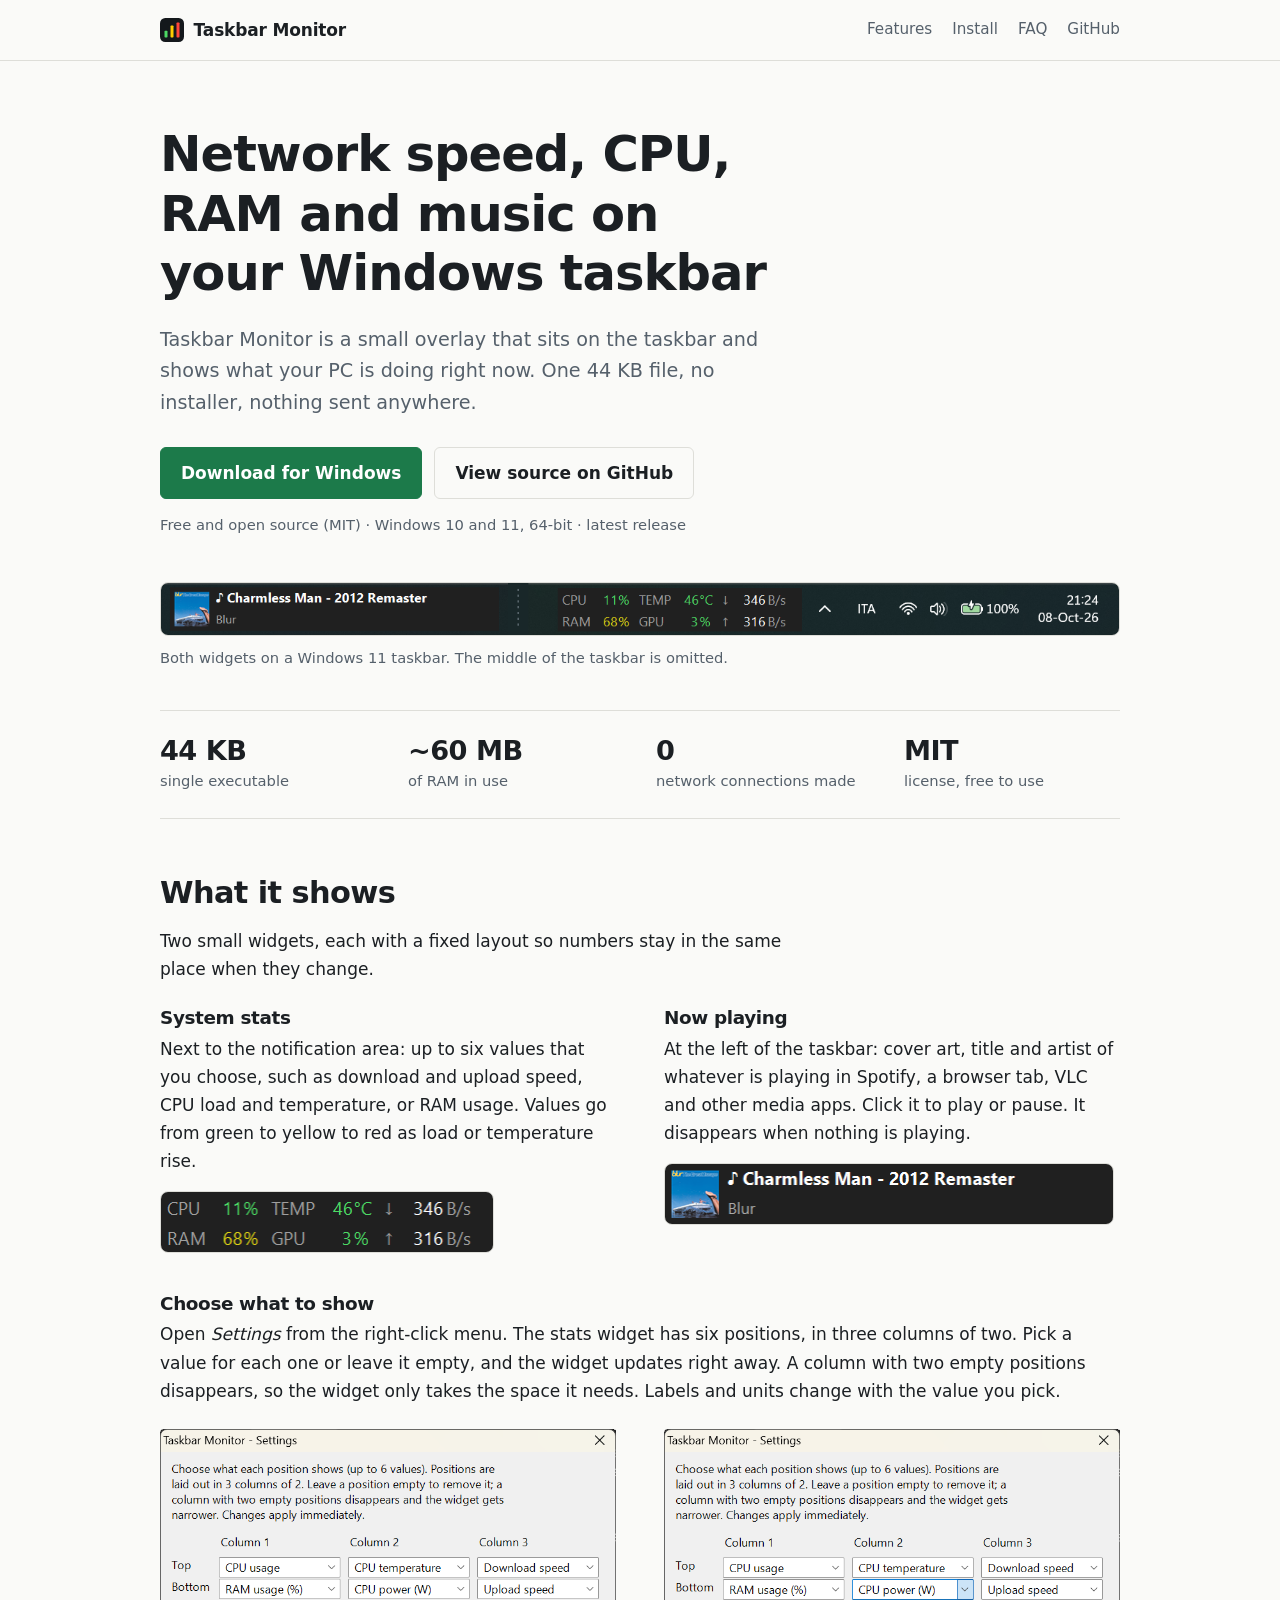
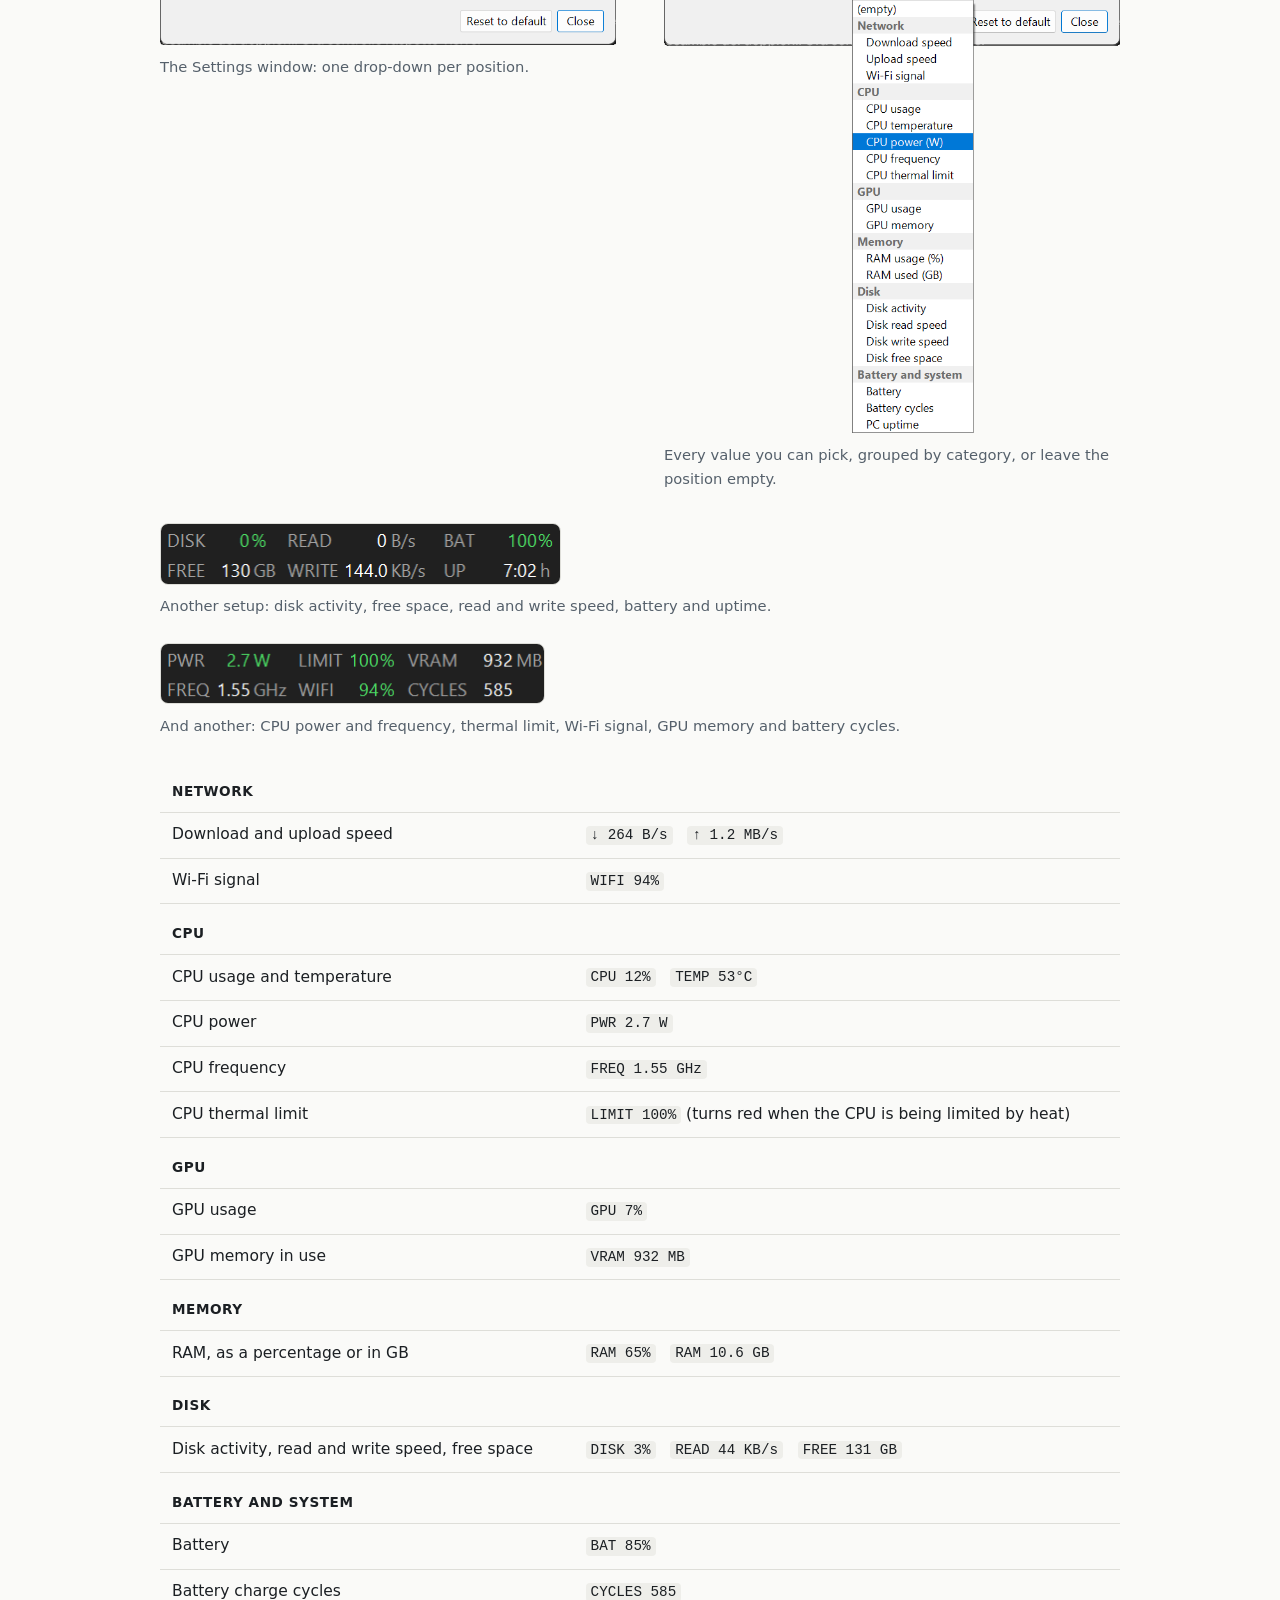
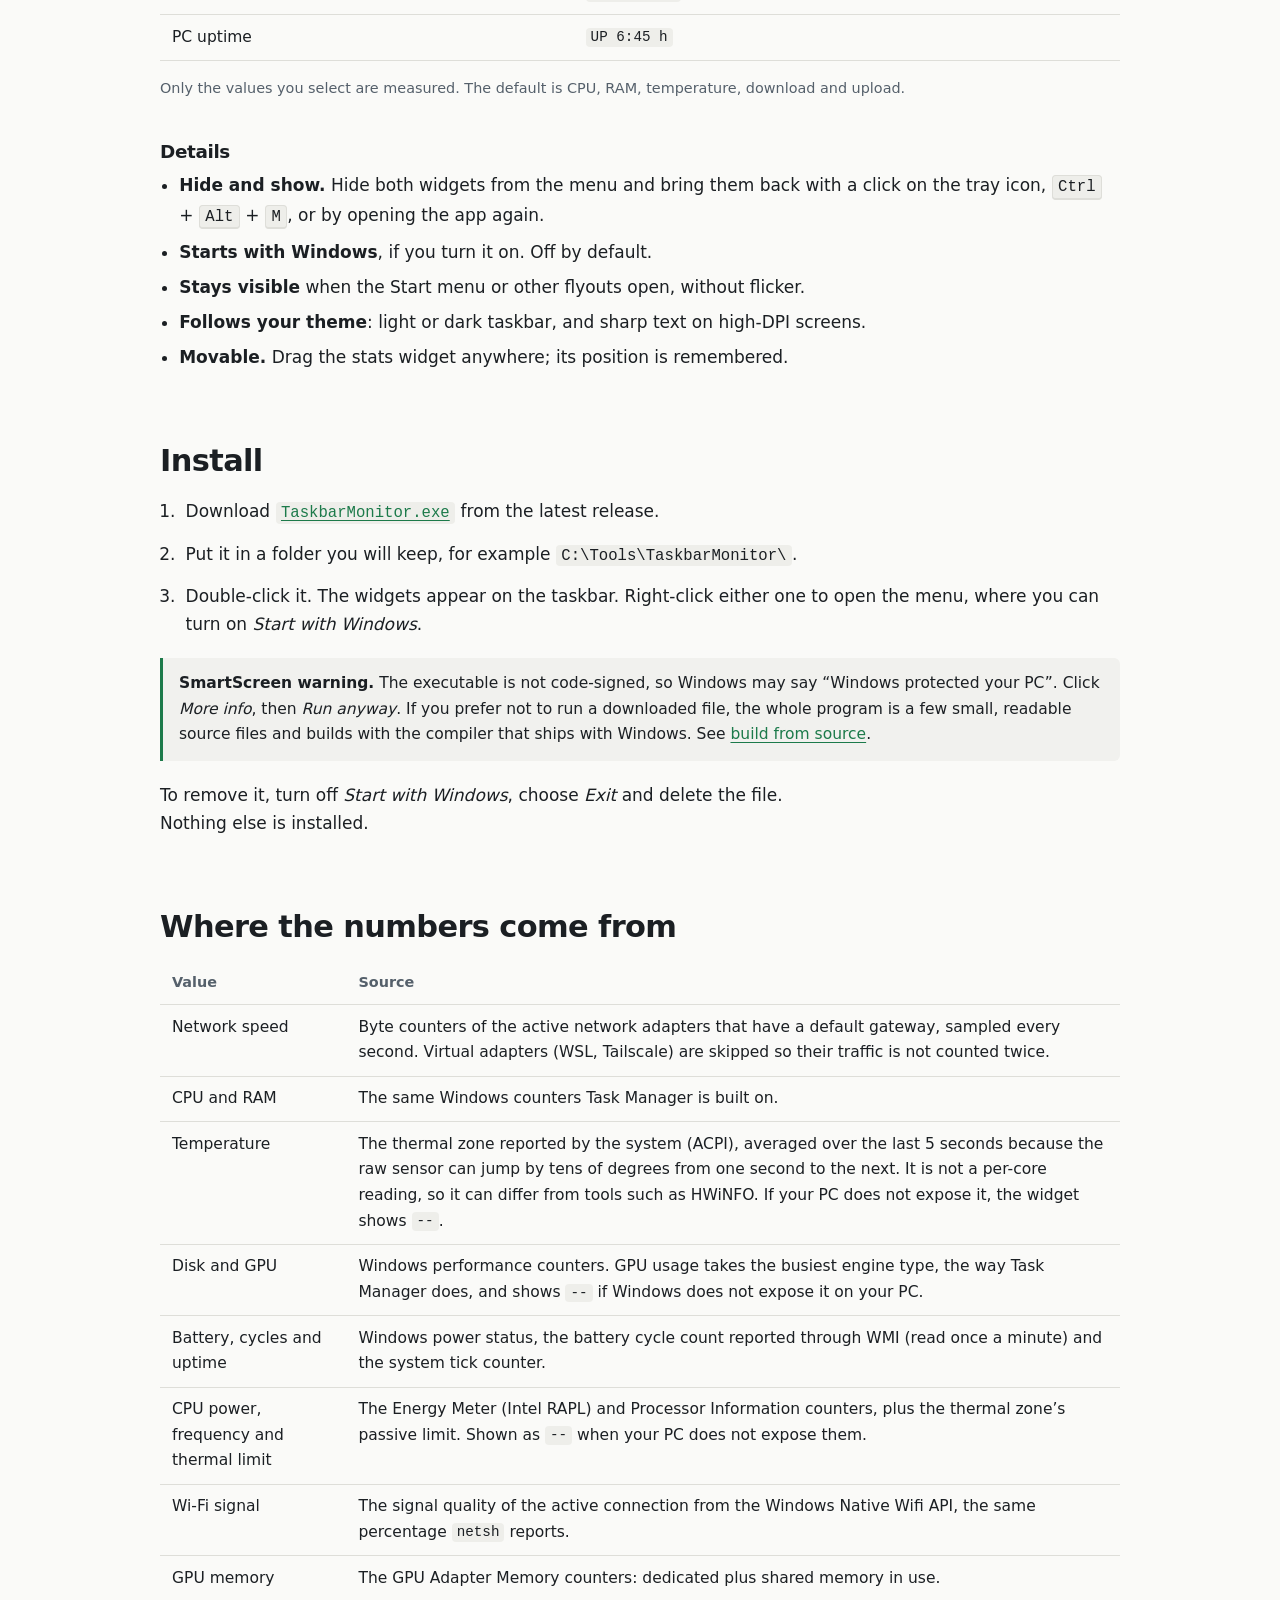
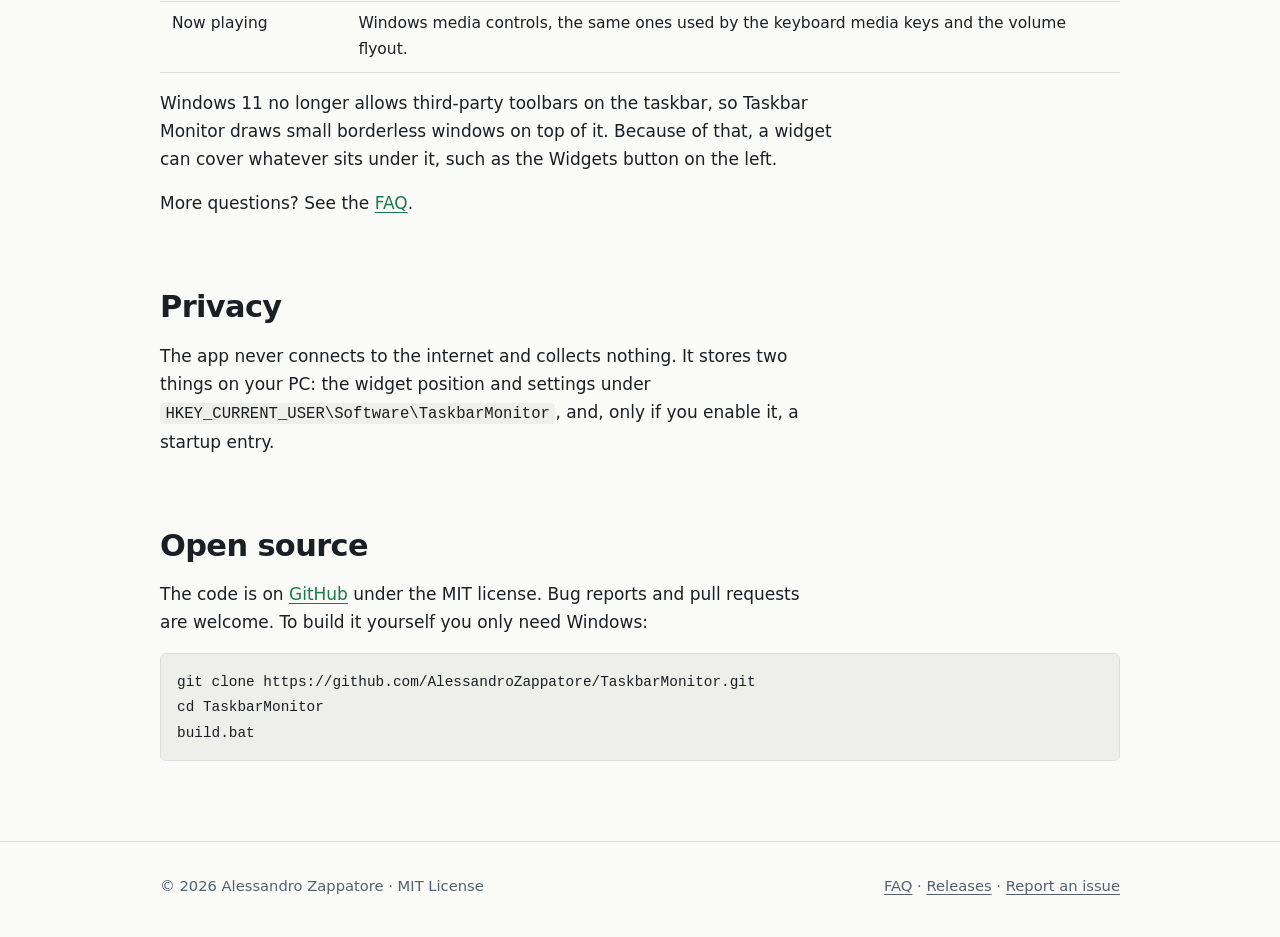
<file: docs/index.html>
<!doctype html>
<html lang="en">
<head>
  <meta charset="utf-8">
  <meta name="viewport" content="width=device-width, initial-scale=1">
  <title>Taskbar Monitor: network speed, CPU and RAM on your Windows taskbar</title>
  <meta name="description" content="Taskbar Monitor is a free, open-source Windows overlay that shows live download and upload speed, CPU, RAM, CPU temperature and the track you are playing, right on the taskbar. One 44 KB file, no installer.">
  <link rel="canonical" href="https://alessandrozappatore.github.io/TaskbarMonitor/">
  <meta name="theme-color" content="#14181c" media="(prefers-color-scheme: dark)">
  <meta name="theme-color" content="#fafaf8" media="(prefers-color-scheme: light)">
  <link rel="icon" href="favicon.svg" type="image/svg+xml">

  <meta property="og:type" content="website">
  <meta property="og:site_name" content="Taskbar Monitor">
  <meta property="og:title" content="Taskbar Monitor: network speed, CPU and RAM on your Windows taskbar">
  <meta property="og:description" content="Free, open-source overlay for the Windows taskbar. Live network speed, CPU, RAM, temperature and now playing. One 44 KB file, no installer, no telemetry.">
  <meta property="og:url" content="https://alessandrozappatore.github.io/TaskbarMonitor/">
  <meta property="og:image" content="https://alessandrozappatore.github.io/TaskbarMonitor/og-image.png">
  <meta property="og:image:width" content="1200">
  <meta property="og:image:height" content="630">
  <meta property="og:image:alt" content="A Windows taskbar showing the now-playing widget on the left and CPU, RAM, temperature and network speed next to the clock.">
  <meta name="twitter:card" content="summary_large_image">
  <meta name="twitter:title" content="Taskbar Monitor: network speed, CPU and RAM on your Windows taskbar">
  <meta name="twitter:description" content="Free, open-source overlay for the Windows taskbar. One 44 KB file, no installer, no telemetry.">
  <meta name="twitter:image" content="https://alessandrozappatore.github.io/TaskbarMonitor/og-image.png">

  <link rel="stylesheet" href="style.css">

  <script type="application/ld+json">
  {
    "@context": "https://schema.org",
    "@type": "SoftwareApplication",
    "name": "Taskbar Monitor",
    "applicationCategory": "UtilitiesApplication",
    "operatingSystem": "Windows 10, Windows 11",
    "description": "A lightweight Windows taskbar overlay that shows live network speed, CPU and RAM usage, CPU temperature and the currently playing track.",
    "url": "https://alessandrozappatore.github.io/TaskbarMonitor/",
    "downloadUrl": "https://github.com/AlessandroZappatore/TaskbarMonitor/releases/latest/download/TaskbarMonitor.exe",
    "codeRepository": "https://github.com/AlessandroZappatore/TaskbarMonitor",
    "license": "https://opensource.org/licenses/MIT",
    "isAccessibleForFree": true,
    "offers": { "@type": "Offer", "price": "0", "priceCurrency": "USD" },
    "image": "https://alessandrozappatore.github.io/TaskbarMonitor/og-image.png",
    "author": { "@type": "Person", "name": "Alessandro Zappatore", "url": "https://github.com/AlessandroZappatore" }
  }
  </script>
</head>
<body>
  <header class="site-header">
    <div class="wrap">
      <a class="brand" href="./"><img src="favicon.svg" alt="" width="24" height="24">Taskbar Monitor</a>
      <nav class="site-nav" aria-label="Main">
        <a href="#features">Features</a>
        <a href="#install">Install</a>
        <a href="faq/">FAQ</a>
        <a href="https://github.com/AlessandroZappatore/TaskbarMonitor">GitHub</a>
      </nav>
    </div>
  </header>

  <main>
    <div class="wrap hero">
      <h1>Network speed, CPU, RAM and music on your Windows taskbar</h1>
      <p class="lead">Taskbar Monitor is a small overlay that sits on the taskbar and shows what your PC is doing right now. One 44&nbsp;KB file, no installer, nothing sent anywhere.</p>
      <div class="actions">
        <a class="btn primary" id="download" href="https://github.com/AlessandroZappatore/TaskbarMonitor/releases/latest/download/TaskbarMonitor.exe">Download for Windows</a>
        <a class="btn" href="https://github.com/AlessandroZappatore/TaskbarMonitor">View source on GitHub</a>
      </div>
      <p class="meta">Free and open source (MIT) &middot; Windows 10 and 11, 64-bit &middot; <span id="version">latest release</span></p>

      <figure class="shot">
        <img src="taskbar.png" width="1309" height="72" alt="A Windows 11 taskbar. On the left, a widget with the cover, title and artist of the playing song. Next to the clock, the stats widget shows CPU 11%, temperature 46 degrees, RAM 68%, GPU 3%, download 346 B/s and upload 316 B/s.">
        <figcaption>Both widgets on a Windows 11 taskbar. The middle of the taskbar is omitted.</figcaption>
      </figure>
    </div>

    <div class="wrap">
      <dl class="facts" aria-label="Key facts">
        <div><dt>44 KB</dt><dd>single executable</dd></div>
        <div><dt>~60 MB</dt><dd>of RAM in use</dd></div>
        <div><dt>0</dt><dd>network connections made</dd></div>
        <div><dt>MIT</dt><dd>license, free to use</dd></div>
      </dl>
    </div>

    <section id="features">
      <div class="wrap">
        <h2>What it shows</h2>
        <p>Two small widgets, each with a fixed layout so numbers stay in the same place when they change.</p>
        <div class="two">
          <div>
            <h3>System stats</h3>
            <p>Next to the notification area: up to six values that you choose, such as download and upload speed, CPU load and temperature, or RAM usage. Values go from green to yellow to red as load or temperature rise.</p>
            <figure class="shot">
              <img src="screenshot-stats.png" width="334" height="60" alt="Widget showing CPU 11%, temperature 46 degrees, RAM 68%, GPU 3%, download 346 B/s and upload 316 B/s." loading="lazy">
            </figure>
          </div>
          <div>
            <h3>Now playing</h3>
            <p>At the left of the taskbar: cover art, title and artist of whatever is playing in Spotify, a browser tab, VLC and other media apps. Click it to play or pause. It disappears when nothing is playing.</p>
            <figure class="shot">
              <img src="screenshot-media.png" width="450" height="60" alt="Widget showing the cover, title and artist of the current song." loading="lazy">
            </figure>
          </div>
        </div>

        <h3 id="choose" style="margin-top:2.5rem">Choose what to show</h3>
        <p>Open <em>Settings</em> from the right-click menu. The stats widget has six positions, in three columns of two. Pick a value for each one or leave it empty, and the widget updates right away. A column with two empty positions disappears, so the widget only takes the space it needs. Labels and units change with the value you pick.</p>
        <div class="two">
          <figure class="shot bare">
            <img src="screenshot-settings.png" width="713" height="339" alt="The Settings window with six drop-down lists arranged in three columns of two: CPU usage, RAM usage, CPU temperature, GPU usage, download speed and upload speed." loading="lazy">
            <figcaption>The Settings window: one drop-down per position.</figcaption>
          </figure>
          <figure class="shot bare">
            <img src="screenshot-settings-options.png" width="713" height="945" alt="A drop-down list open in the Settings window, grouped by category: Network (download speed, upload speed, Wi-Fi signal), CPU (usage, temperature, power, frequency, thermal limit), GPU (usage, memory), Memory (RAM usage, RAM used), Disk (activity, read speed, write speed, free space) and Battery and system (battery, battery cycles, PC uptime)." loading="lazy">
            <figcaption>Every value you can pick, grouped by category, or leave the position empty.</figcaption>
          </figure>
        </div>
        <figure class="shot" style="margin:2rem 0 1.5rem">
          <img src="screenshot-stats-disk.png" width="401" height="60" alt="Widget showing disk activity 0%, free space 130 GB, read speed 0 B/s, write speed 144 KB/s, battery 100% and uptime 7 hours 2 minutes." loading="lazy">
          <figcaption>Another setup: disk activity, free space, read and write speed, battery and uptime.</figcaption>
        </figure>
        <figure class="shot" style="margin:0 0 1.5rem">
          <img src="screenshot-stats-power.png" width="385" height="60" alt="Widget showing CPU power 2.7 W, frequency 1.55 GHz, thermal limit 100%, Wi-Fi signal 94%, GPU memory 932 MB and 585 battery cycles." loading="lazy">
          <figcaption>And another: CPU power and frequency, thermal limit, Wi-Fi signal, GPU memory and battery cycles.</figcaption>
        </figure>
        <table>
          <tbody>
            <tr><th scope="rowgroup" colspan="2">Network</th></tr>
            <tr><td>Download and upload speed</td><td><code>&darr; 264 B/s</code> &nbsp; <code>&uarr; 1.2 MB/s</code></td></tr>
            <tr><td>Wi-Fi signal</td><td><code>WIFI 94%</code></td></tr>
            <tr><th scope="rowgroup" colspan="2">CPU</th></tr>
            <tr><td>CPU usage and temperature</td><td><code>CPU 12%</code> &nbsp; <code>TEMP 53&deg;C</code></td></tr>
            <tr><td>CPU power</td><td><code>PWR 2.7 W</code></td></tr>
            <tr><td>CPU frequency</td><td><code>FREQ 1.55 GHz</code></td></tr>
            <tr><td>CPU thermal limit</td><td><code>LIMIT 100%</code> (turns red when the CPU is being limited by heat)</td></tr>
            <tr><th scope="rowgroup" colspan="2">GPU</th></tr>
            <tr><td>GPU usage</td><td><code>GPU 7%</code></td></tr>
            <tr><td>GPU memory in use</td><td><code>VRAM 932 MB</code></td></tr>
            <tr><th scope="rowgroup" colspan="2">Memory</th></tr>
            <tr><td>RAM, as a percentage or in GB</td><td><code>RAM 65%</code> &nbsp; <code>RAM 10.6 GB</code></td></tr>
            <tr><th scope="rowgroup" colspan="2">Disk</th></tr>
            <tr><td>Disk activity, read and write speed, free space</td><td><code>DISK 3%</code> &nbsp; <code>READ 44 KB/s</code> &nbsp; <code>FREE 131 GB</code></td></tr>
            <tr><th scope="rowgroup" colspan="2">Battery and system</th></tr>
            <tr><td>Battery</td><td><code>BAT 85%</code></td></tr>
            <tr><td>Battery charge cycles</td><td><code>CYCLES 585</code></td></tr>
            <tr><td>PC uptime</td><td><code>UP 6:45 h</code></td></tr>
          </tbody>
        </table>
        <p class="small muted">Only the values you select are measured. The default is CPU, RAM, temperature, download and upload.</p>

        <h3 style="margin-top:2.5rem">Details</h3>
        <ul class="plain">
          <li><strong>Hide and show.</strong> Hide both widgets from the menu and bring them back with a click on the tray icon, <kbd>Ctrl</kbd> + <kbd>Alt</kbd> + <kbd>M</kbd>, or by opening the app again.</li>
          <li><strong>Starts with Windows</strong>, if you turn it on. Off by default.</li>
          <li><strong>Stays visible</strong> when the Start menu or other flyouts open, without flicker.</li>
          <li><strong>Follows your theme</strong>: light or dark taskbar, and sharp text on high-DPI screens.</li>
          <li><strong>Movable.</strong> Drag the stats widget anywhere; its position is remembered.</li>
        </ul>
      </div>
    </section>

    <section id="install">
      <div class="wrap">
        <h2>Install</h2>
        <ol class="steps">
          <li>Download <a href="https://github.com/AlessandroZappatore/TaskbarMonitor/releases/latest/download/TaskbarMonitor.exe"><code>TaskbarMonitor.exe</code></a> from the latest release.</li>
          <li>Put it in a folder you will keep, for example <code>C:\Tools\TaskbarMonitor\</code>.</li>
          <li>Double-click it. The widgets appear on the taskbar. Right-click either one to open the menu, where you can turn on <em>Start with Windows</em>.</li>
        </ol>
        <div class="note">
          <p><strong>SmartScreen warning.</strong> The executable is not code-signed, so Windows may say &ldquo;Windows protected your PC&rdquo;. Click <em>More info</em>, then <em>Run anyway</em>. If you prefer not to run a downloaded file, the whole program is a few small, readable source files and builds with the compiler that ships with Windows. See <a href="#source">build from source</a>.</p>
        </div>
        <p>To remove it, turn off <em>Start with Windows</em>, choose <em>Exit</em> and delete the file. Nothing else is installed.</p>
      </div>
    </section>

    <section id="how">
      <div class="wrap">
        <h2>Where the numbers come from</h2>
        <table>
          <thead><tr><th scope="col">Value</th><th scope="col">Source</th></tr></thead>
          <tbody>
            <tr><td>Network speed</td><td>Byte counters of the active network adapters that have a default gateway, sampled every second. Virtual adapters (WSL, Tailscale) are skipped so their traffic is not counted twice.</td></tr>
            <tr><td>CPU and RAM</td><td>The same Windows counters Task Manager is built on.</td></tr>
            <tr><td>Temperature</td><td>The thermal zone reported by the system (ACPI), averaged over the last 5 seconds because the raw sensor can jump by tens of degrees from one second to the next. It is not a per-core reading, so it can differ from tools such as HWiNFO. If your PC does not expose it, the widget shows <code>--</code>.</td></tr>
            <tr><td>Disk and GPU</td><td>Windows performance counters. GPU usage takes the busiest engine type, the way Task Manager does, and shows <code>--</code> if Windows does not expose it on your PC.</td></tr>
            <tr><td>Battery, cycles and uptime</td><td>Windows power status, the battery cycle count reported through WMI (read once a minute) and the system tick counter.</td></tr>
            <tr><td>CPU power, frequency and thermal limit</td><td>The Energy Meter (Intel RAPL) and Processor Information counters, plus the thermal zone&rsquo;s passive limit. Shown as <code>--</code> when your PC does not expose them.</td></tr>
            <tr><td>Wi-Fi signal</td><td>The signal quality of the active connection from the Windows Native Wifi API, the same percentage <code>netsh</code> reports.</td></tr>
            <tr><td>GPU memory</td><td>The GPU Adapter Memory counters: dedicated plus shared memory in use.</td></tr>
            <tr><td>Now playing</td><td>Windows media controls, the same ones used by the keyboard media keys and the volume flyout.</td></tr>
          </tbody>
        </table>
        <p>Windows 11 no longer allows third-party toolbars on the taskbar, so Taskbar Monitor draws small borderless windows on top of it. Because of that, a widget can cover whatever sits under it, such as the Widgets button on the left.</p>
        <p>More questions? See the <a href="faq/">FAQ</a>.</p>
      </div>
    </section>

    <section id="privacy">
      <div class="wrap">
        <h2>Privacy</h2>
        <p>The app never connects to the internet and collects nothing. It stores two things on your PC: the widget position and settings under <code>HKEY_CURRENT_USER\Software\TaskbarMonitor</code>, and, only if you enable it, a startup entry.</p>
      </div>
    </section>

    <section id="source">
      <div class="wrap">
        <h2>Open source</h2>
        <p>The code is on <a href="https://github.com/AlessandroZappatore/TaskbarMonitor">GitHub</a> under the MIT license. Bug reports and pull requests are welcome. To build it yourself you only need Windows:</p>
<pre><code>git clone https://github.com/AlessandroZappatore/TaskbarMonitor.git
cd TaskbarMonitor
build.bat</code></pre>
      </div>
    </section>
  </main>

  <footer class="site-footer">
    <div class="wrap">
      <span>&copy; 2026 Alessandro Zappatore &middot; MIT License</span>
      <span><a href="faq/">FAQ</a> &middot; <a href="https://github.com/AlessandroZappatore/TaskbarMonitor/releases">Releases</a> &middot; <a href="https://github.com/AlessandroZappatore/TaskbarMonitor/issues">Report an issue</a></span>
    </div>
  </footer>

  <script>
    // Shows the current version number next to the download button. The page works without it.
    fetch("https://api.github.com/repos/AlessandroZappatore/TaskbarMonitor/releases/latest")
      .then(function (r) { return r.ok ? r.json() : null; })
      .then(function (j) { if (j && j.tag_name) document.getElementById("version").textContent = "version " + j.tag_name.replace(/^v/, ""); })
      .catch(function () {});
  </script>
  <script>
    // Se la pagina e' aperta come file dal disco (file://), i link a cartelle come "faq/" non aprono index.html.
    // In quel caso aggiunge index.html ai link relativi. Sul sito pubblicato non fa nulla.
    if (location.protocol === "file:") {
      document.querySelectorAll("a[href]").forEach(function (a) {
        var h = a.getAttribute("href");
        if (/^[a-z][a-z0-9+.-]*:|^\/\/|^#/i.test(h)) return;
        var i = h.indexOf("#"), path = i < 0 ? h : h.slice(0, i), hash = i < 0 ? "" : h.slice(i);
        if (path === "" || /\/$/.test(path)) a.setAttribute("href", path + "index.html" + hash);
      });
    }
  </script>
</body>
</html>
</file>
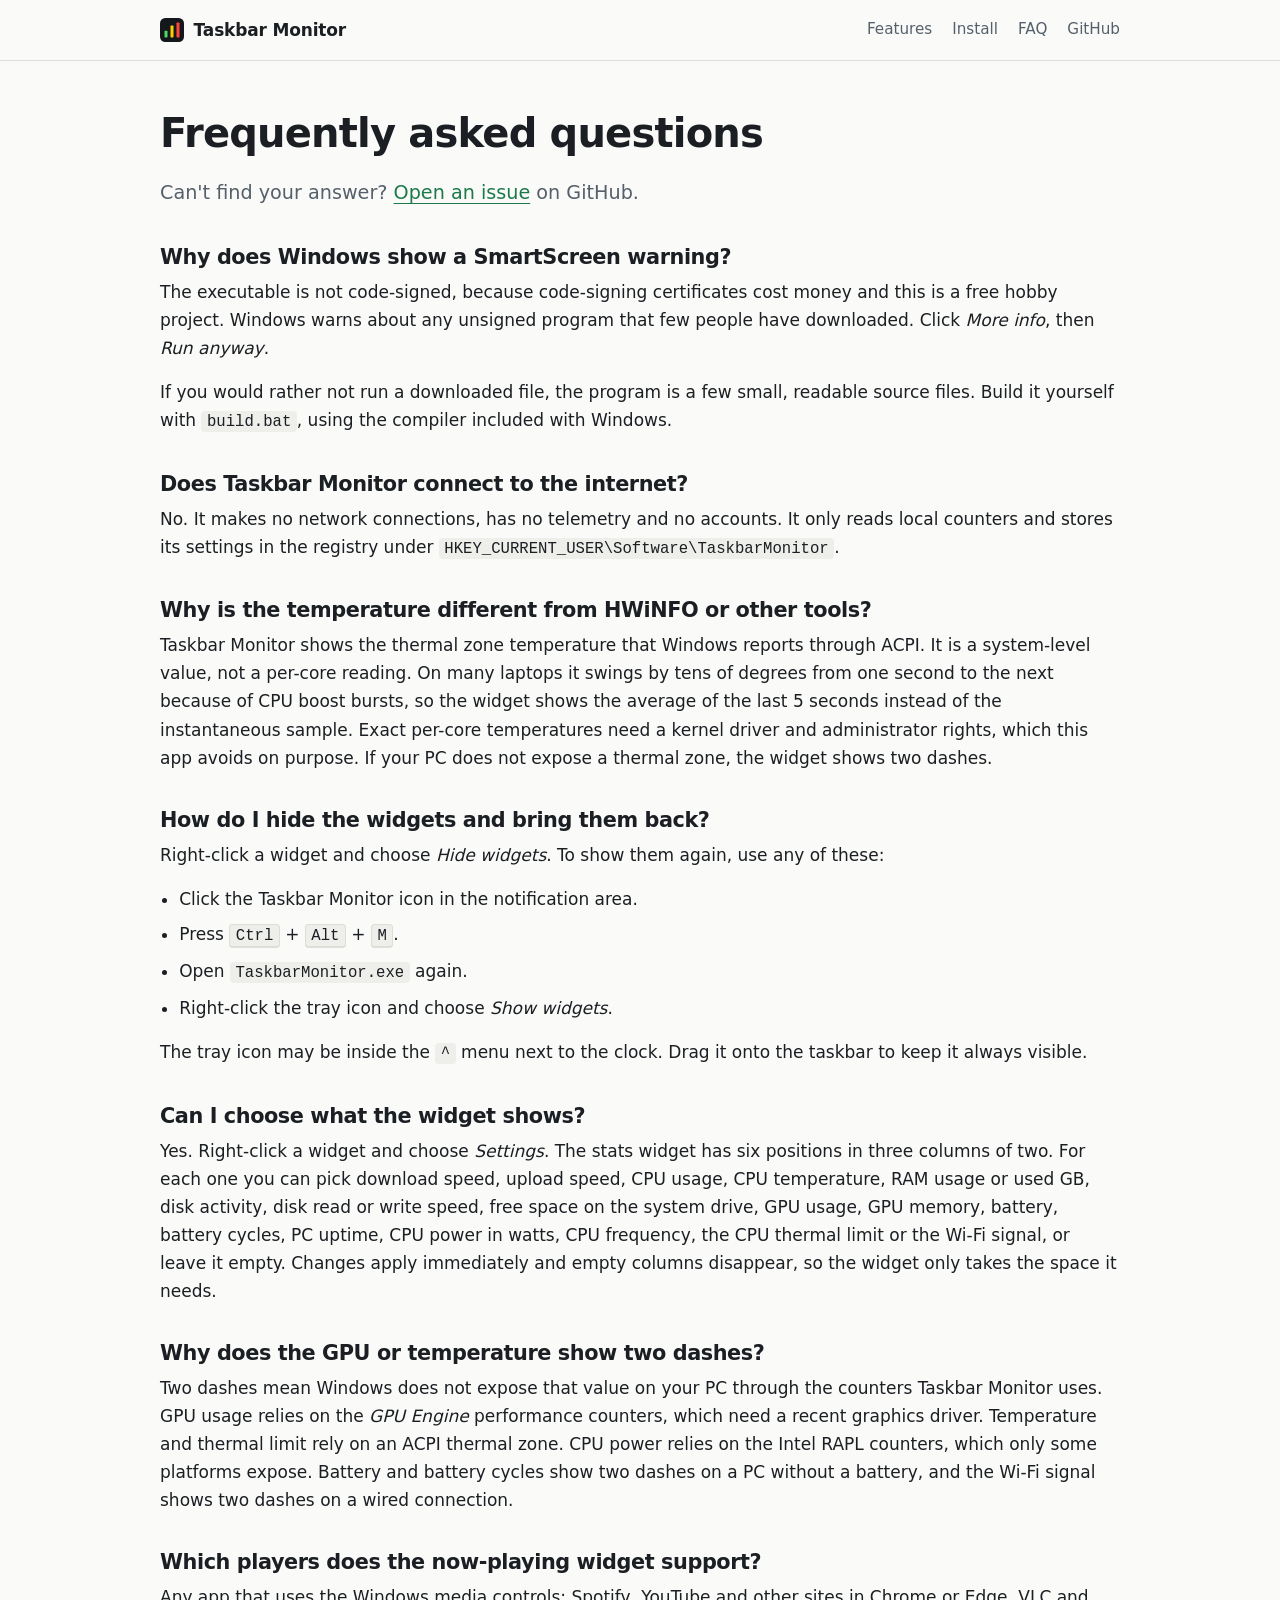
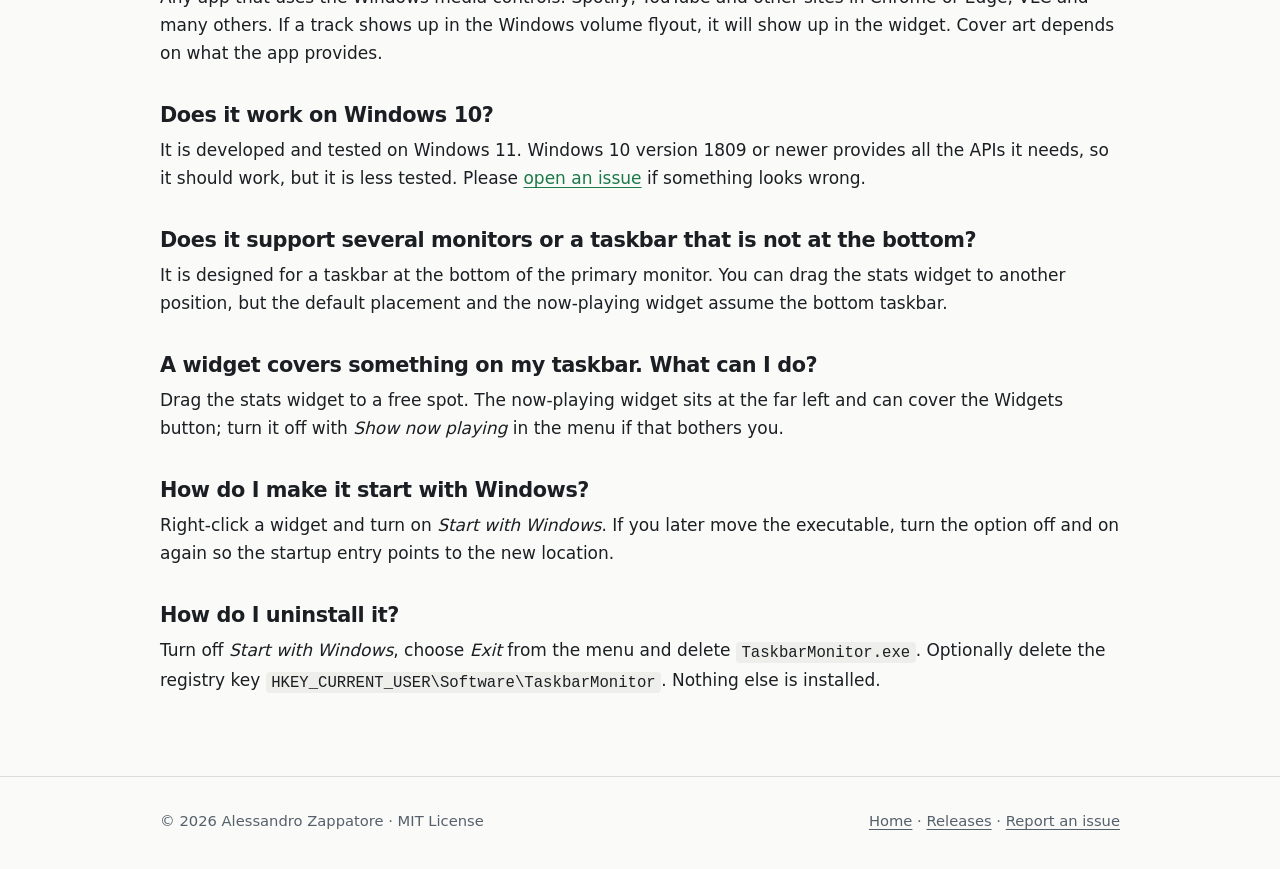
<file: docs/faq/index.html>
<!doctype html>
<html lang="en">
<head>
  <meta charset="utf-8">
  <meta name="viewport" content="width=device-width, initial-scale=1">
  <title>FAQ | Taskbar Monitor</title>
  <meta name="description" content="Answers about Taskbar Monitor: SmartScreen warnings, privacy, CPU temperature accuracy, hiding the widgets, supported media players, Windows versions and how to uninstall.">
  <link rel="canonical" href="https://alessandrozappatore.github.io/TaskbarMonitor/faq/">
  <meta name="theme-color" content="#14181c" media="(prefers-color-scheme: dark)">
  <meta name="theme-color" content="#fafaf8" media="(prefers-color-scheme: light)">
  <link rel="icon" href="../favicon.svg" type="image/svg+xml">

  <meta property="og:type" content="article">
  <meta property="og:site_name" content="Taskbar Monitor">
  <meta property="og:title" content="Taskbar Monitor FAQ">
  <meta property="og:description" content="SmartScreen, privacy, temperature accuracy, hiding the widgets, supported players and more.">
  <meta property="og:url" content="https://alessandrozappatore.github.io/TaskbarMonitor/faq/">
  <meta property="og:image" content="https://alessandrozappatore.github.io/TaskbarMonitor/og-image.png">
  <meta name="twitter:card" content="summary_large_image">

  <link rel="stylesheet" href="../style.css">

  <script type="application/ld+json">
  {
    "@context": "https://schema.org",
    "@graph": [
      {
        "@type": "BreadcrumbList",
        "itemListElement": [
          { "@type": "ListItem", "position": 1, "name": "Taskbar Monitor", "item": "https://alessandrozappatore.github.io/TaskbarMonitor/" },
          { "@type": "ListItem", "position": 2, "name": "FAQ", "item": "https://alessandrozappatore.github.io/TaskbarMonitor/faq/" }
        ]
      },
      {
        "@type": "FAQPage",
        "mainEntity": [
          {
            "@type": "Question",
            "name": "Why does Windows show a SmartScreen warning?",
            "acceptedAnswer": { "@type": "Answer", "text": "The executable is not code-signed, because code-signing certificates cost money and this is a free hobby project. Windows warns about any unsigned program that few people have downloaded. Click More info, then Run anyway. The program is a few small, readable source files that you can build yourself with build.bat, using the compiler included with Windows." }
          },
          {
            "@type": "Question",
            "name": "Does Taskbar Monitor connect to the internet?",
            "acceptedAnswer": { "@type": "Answer", "text": "No. It makes no network connections, has no telemetry and no accounts. It only reads local counters and stores its settings in the registry under HKEY_CURRENT_USER\\Software\\TaskbarMonitor." }
          },
          {
            "@type": "Question",
            "name": "Why is the temperature different from HWiNFO or other tools?",
            "acceptedAnswer": { "@type": "Answer", "text": "Taskbar Monitor shows the thermal zone temperature that Windows reports through ACPI. It is a system-level value, not a per-core reading, and on many laptops it swings by tens of degrees from one second to the next because of CPU boost bursts, so the widget shows the average of the last 5 seconds. Exact per-core temperatures need a kernel driver and administrator rights, which this app avoids on purpose. If your PC does not expose a thermal zone, the widget shows two dashes." }
          },
          {
            "@type": "Question",
            "name": "How do I hide the widgets and bring them back?",
            "acceptedAnswer": { "@type": "Answer", "text": "Right-click a widget and choose Hide widgets. To show them again, click the Taskbar Monitor icon in the notification area, press Ctrl+Alt+M, open TaskbarMonitor.exe again, or right-click the tray icon and choose Show widgets. The tray icon may be inside the arrow menu next to the clock; drag it onto the taskbar to keep it always visible." }
          },
          {
            "@type": "Question",
            "name": "Can I choose what the widget shows?",
            "acceptedAnswer": { "@type": "Answer", "text": "Yes. Right-click a widget and choose Settings. The stats widget has six positions in three columns of two. For each one you can pick download speed, upload speed, CPU usage, CPU temperature, RAM usage or used GB, disk activity, disk read or write speed, free space on the system drive, GPU usage, GPU memory, battery, battery cycles, PC uptime, CPU power in watts, CPU frequency, the CPU thermal limit or the Wi-Fi signal, or leave it empty. Changes apply immediately and empty columns disappear, so the widget only takes the space it needs." }
          },
          {
            "@type": "Question",
            "name": "Why does the GPU or temperature show two dashes?",
            "acceptedAnswer": { "@type": "Answer", "text": "Two dashes mean Windows does not expose that value on your PC through the counters Taskbar Monitor uses. GPU usage relies on the GPU Engine performance counters, which need a recent graphics driver. Temperature and thermal limit rely on an ACPI thermal zone. CPU power relies on the Intel RAPL counters, which only some platforms expose. Battery and battery cycles show two dashes on a PC without a battery, and the Wi-Fi signal shows two dashes on a wired connection." }
          },
          {
            "@type": "Question",
            "name": "Which players does the now-playing widget support?",
            "acceptedAnswer": { "@type": "Answer", "text": "Any app that uses the Windows media controls: Spotify, YouTube and other sites in Chrome or Edge, VLC and many others. If a track shows up in the Windows volume flyout, it will show up in the widget. Cover art depends on what the app provides." }
          },
          {
            "@type": "Question",
            "name": "Does it work on Windows 10?",
            "acceptedAnswer": { "@type": "Answer", "text": "It is developed and tested on Windows 11. Windows 10 version 1809 or newer provides all the APIs it needs, so it should work, but it is less tested. Please open an issue if something looks wrong." }
          },
          {
            "@type": "Question",
            "name": "Does it support several monitors or a taskbar that is not at the bottom?",
            "acceptedAnswer": { "@type": "Answer", "text": "It is designed for a taskbar at the bottom of the primary monitor. You can drag the stats widget to another position, but the default placement and the now-playing widget assume the bottom taskbar." }
          },
          {
            "@type": "Question",
            "name": "A widget covers something on my taskbar. What can I do?",
            "acceptedAnswer": { "@type": "Answer", "text": "Drag the stats widget to a free spot. The now-playing widget sits at the far left and can cover the Widgets button; turn it off with Show now playing in the menu if that bothers you." }
          },
          {
            "@type": "Question",
            "name": "How do I make it start with Windows?",
            "acceptedAnswer": { "@type": "Answer", "text": "Right-click a widget and turn on Start with Windows. If you later move the executable, turn the option off and on again so the startup entry points to the new location." }
          },
          {
            "@type": "Question",
            "name": "How do I uninstall it?",
            "acceptedAnswer": { "@type": "Answer", "text": "Turn off Start with Windows, choose Exit from the menu and delete TaskbarMonitor.exe. Optionally delete the registry key HKEY_CURRENT_USER\\Software\\TaskbarMonitor. Nothing else is installed." }
          }
        ]
      }
    ]
  }
  </script>
</head>
<body>
  <header class="site-header">
    <div class="wrap">
      <a class="brand" href="../"><img src="../favicon.svg" alt="" width="24" height="24">Taskbar Monitor</a>
      <nav class="site-nav" aria-label="Main">
        <a href="../#features">Features</a>
        <a href="../#install">Install</a>
        <a href="./" aria-current="page">FAQ</a>
        <a href="https://github.com/AlessandroZappatore/TaskbarMonitor">GitHub</a>
      </nav>
    </div>
  </header>

  <main class="faq">
    <div class="wrap">
      <h1>Frequently asked questions</h1>
      <p class="lead">Can't find your answer? <a href="https://github.com/AlessandroZappatore/TaskbarMonitor/issues">Open an issue</a> on GitHub.</p>

      <h2 id="smartscreen">Why does Windows show a SmartScreen warning?</h2>
      <p>The executable is not code-signed, because code-signing certificates cost money and this is a free hobby project. Windows warns about any unsigned program that few people have downloaded. Click <em>More info</em>, then <em>Run anyway</em>.</p>
      <p>If you would rather not run a downloaded file, the program is a few small, readable source files. Build it yourself with <code>build.bat</code>, using the compiler included with Windows.</p>

      <h2 id="internet">Does Taskbar Monitor connect to the internet?</h2>
      <p>No. It makes no network connections, has no telemetry and no accounts. It only reads local counters and stores its settings in the registry under <code>HKEY_CURRENT_USER\Software\TaskbarMonitor</code>.</p>

      <h2 id="temperature">Why is the temperature different from HWiNFO or other tools?</h2>
      <p>Taskbar Monitor shows the thermal zone temperature that Windows reports through ACPI. It is a system-level value, not a per-core reading. On many laptops it swings by tens of degrees from one second to the next because of CPU boost bursts, so the widget shows the average of the last 5 seconds instead of the instantaneous sample. Exact per-core temperatures need a kernel driver and administrator rights, which this app avoids on purpose. If your PC does not expose a thermal zone, the widget shows two dashes.</p>

      <h2 id="hide">How do I hide the widgets and bring them back?</h2>
      <p>Right-click a widget and choose <em>Hide widgets</em>. To show them again, use any of these:</p>
      <ul class="plain">
        <li>Click the Taskbar Monitor icon in the notification area.</li>
        <li>Press <kbd>Ctrl</kbd> + <kbd>Alt</kbd> + <kbd>M</kbd>.</li>
        <li>Open <code>TaskbarMonitor.exe</code> again.</li>
        <li>Right-click the tray icon and choose <em>Show widgets</em>.</li>
      </ul>
      <p>The tray icon may be inside the <code>^</code> menu next to the clock. Drag it onto the taskbar to keep it always visible.</p>

      <h2 id="choose">Can I choose what the widget shows?</h2>
      <p>Yes. Right-click a widget and choose <em>Settings</em>. The stats widget has six positions in three columns of two. For each one you can pick download speed, upload speed, CPU usage, CPU temperature, RAM usage or used GB, disk activity, disk read or write speed, free space on the system drive, GPU usage, GPU memory, battery, battery cycles, PC uptime, CPU power in watts, CPU frequency, the CPU thermal limit or the Wi-Fi signal, or leave it empty. Changes apply immediately and empty columns disappear, so the widget only takes the space it needs.</p>

      <h2 id="dashes">Why does the GPU or temperature show two dashes?</h2>
      <p>Two dashes mean Windows does not expose that value on your PC through the counters Taskbar Monitor uses. GPU usage relies on the <em>GPU Engine</em> performance counters, which need a recent graphics driver. Temperature and thermal limit rely on an ACPI thermal zone. CPU power relies on the Intel RAPL counters, which only some platforms expose. Battery and battery cycles show two dashes on a PC without a battery, and the Wi-Fi signal shows two dashes on a wired connection.</p>

      <h2 id="players">Which players does the now-playing widget support?</h2>
      <p>Any app that uses the Windows media controls: Spotify, YouTube and other sites in Chrome or Edge, VLC and many others. If a track shows up in the Windows volume flyout, it will show up in the widget. Cover art depends on what the app provides.</p>

      <h2 id="windows10">Does it work on Windows 10?</h2>
      <p>It is developed and tested on Windows 11. Windows 10 version 1809 or newer provides all the APIs it needs, so it should work, but it is less tested. Please <a href="https://github.com/AlessandroZappatore/TaskbarMonitor/issues">open an issue</a> if something looks wrong.</p>

      <h2 id="monitors">Does it support several monitors or a taskbar that is not at the bottom?</h2>
      <p>It is designed for a taskbar at the bottom of the primary monitor. You can drag the stats widget to another position, but the default placement and the now-playing widget assume the bottom taskbar.</p>

      <h2 id="covers">A widget covers something on my taskbar. What can I do?</h2>
      <p>Drag the stats widget to a free spot. The now-playing widget sits at the far left and can cover the Widgets button; turn it off with <em>Show now playing</em> in the menu if that bothers you.</p>

      <h2 id="startup">How do I make it start with Windows?</h2>
      <p>Right-click a widget and turn on <em>Start with Windows</em>. If you later move the executable, turn the option off and on again so the startup entry points to the new location.</p>

      <h2 id="uninstall">How do I uninstall it?</h2>
      <p>Turn off <em>Start with Windows</em>, choose <em>Exit</em> from the menu and delete <code>TaskbarMonitor.exe</code>. Optionally delete the registry key <code>HKEY_CURRENT_USER\Software\TaskbarMonitor</code>. Nothing else is installed.</p>
    </div>
  </main>

  <footer class="site-footer">
    <div class="wrap">
      <span>&copy; 2026 Alessandro Zappatore &middot; MIT License</span>
      <span><a href="../">Home</a> &middot; <a href="https://github.com/AlessandroZappatore/TaskbarMonitor/releases">Releases</a> &middot; <a href="https://github.com/AlessandroZappatore/TaskbarMonitor/issues">Report an issue</a></span>
    </div>
  </footer>
  <script>
    // Se la pagina e' aperta come file dal disco (file://), i link a cartelle come "faq/" non aprono index.html.
    // In quel caso aggiunge index.html ai link relativi. Sul sito pubblicato non fa nulla.
    if (location.protocol === "file:") {
      document.querySelectorAll("a[href]").forEach(function (a) {
        var h = a.getAttribute("href");
        if (/^[a-z][a-z0-9+.-]*:|^\/\/|^#/i.test(h)) return;
        var i = h.indexOf("#"), path = i < 0 ? h : h.slice(0, i), hash = i < 0 ? "" : h.slice(i);
        if (path === "" || /\/$/.test(path)) a.setAttribute("href", path + "index.html" + hash);
      });
    }
  </script>
</body>
</html>
</file>
<file: docs/style.css>
:root {
  --bg: #fafaf8;
  --surface: #f1f1ee;
  --text: #1b1f23;
  --muted: #55606b;
  --line: #deded9;
  --accent: #1c7a4a;
  --accent-text: #ffffff;
  --code-bg: #eeeeea;
  --maxw: 62rem;
  color-scheme: light dark;
}

@media (prefers-color-scheme: dark) {
  :root {
    --bg: #14181c;
    --surface: #1b2127;
    --text: #e8ebee;
    --muted: #98a3ad;
    --line: #2a3138;
    --accent: #4cd964;
    --accent-text: #0d1f12;
    --code-bg: #1d242b;
  }
}

* { box-sizing: border-box; }

html { scroll-behavior: smooth; }

body {
  margin: 0;
  background: var(--bg);
  color: var(--text);
  font-family: "Segoe UI Variable Text", "Segoe UI", system-ui, -apple-system, Roboto, "Helvetica Neue", Arial, sans-serif;
  font-size: 1.0625rem;
  line-height: 1.65;
  -webkit-font-smoothing: antialiased;
}

.wrap {
  max-width: var(--maxw);
  margin: 0 auto;
  padding: 0 1rem;
}

a { color: var(--accent); text-underline-offset: 0.2em; }
a:hover { text-decoration-thickness: 2px; }
a:focus-visible, .btn:focus-visible {
  outline: 3px solid var(--accent);
  outline-offset: 3px;
  border-radius: 4px;
}

/* ---------- header ---------- */
.site-header { border-bottom: 1px solid var(--line); }
.site-header .wrap {
  display: flex;
  align-items: center;
  justify-content: space-between;
  gap: 1rem;
  min-height: 3.75rem;
}
.brand {
  display: inline-flex;
  align-items: center;
  gap: 0.6rem;
  font-weight: 650;
  color: var(--text);
  text-decoration: none;
  letter-spacing: -0.01em;
}
.brand img { width: 1.5rem; height: 1.5rem; display: block; }
.site-nav { display: flex; gap: 1.25rem; flex-wrap: wrap; font-size: 0.95rem; }
.site-nav a { color: var(--muted); text-decoration: none; }
.site-nav a:hover { color: var(--text); text-decoration: underline; }

/* ---------- typography ---------- */
h1, h2, h3 { line-height: 1.2; letter-spacing: -0.02em; margin: 0; }
h1 { font-size: clamp(2rem, 5vw, 3.1rem); font-weight: 700; max-width: 18ch; }
h2 { font-size: clamp(1.45rem, 3vw, 1.9rem); font-weight: 680; margin-bottom: 1rem; }
h3 { font-size: 1.15rem; font-weight: 650; margin-bottom: 0.35rem; }
p { margin: 0 0 1rem; }
.lead { font-size: 1.2rem; color: var(--muted); max-width: 40rem; margin-top: 1.25rem; }
.muted { color: var(--muted); }
.small { font-size: 0.9rem; }

code, kbd {
  font-family: ui-monospace, "Cascadia Mono", Consolas, "SFMono-Regular", Menlo, monospace;
  font-size: 0.92em;
  background: var(--code-bg);
  border-radius: 4px;
  padding: 0.1em 0.35em;
  overflow-wrap: anywhere;
}
pre {
  background: var(--code-bg);
  border: 1px solid var(--line);
  border-radius: 6px;
  padding: 0.9rem 1rem;
  overflow-x: auto;
  line-height: 1.5;
}
pre code { background: none; padding: 0; font-size: 0.9rem; overflow-wrap: normal; }
kbd { border: 1px solid var(--line); border-bottom-width: 2px; }

/* ---------- hero ---------- */
.hero { padding-top: 4rem; padding-bottom: 2.5rem; }
.actions { display: flex; flex-wrap: wrap; gap: 0.75rem; margin-top: 1.75rem; }
.btn {
  display: inline-block;
  padding: 0.7rem 1.25rem;
  border-radius: 6px;
  font-weight: 620;
  text-decoration: none;
  border: 1px solid var(--line);
  color: var(--text);
  background: transparent;
}
.btn:hover { background: var(--surface); }
.btn.primary { background: var(--accent); color: var(--accent-text); border-color: var(--accent); }
.btn.primary:hover { filter: brightness(1.08); }
.hero .meta { margin-top: 0.9rem; color: var(--muted); font-size: 0.92rem; }

.shot { margin: 0; }
.shot img {
  display: block;
  max-width: 100%;
  height: auto;
  border: 1px solid var(--line);
  border-radius: 8px;
}
.shot.bare img { border: 0; border-radius: 0; }
.shot figcaption { margin-top: 0.6rem; color: var(--muted); font-size: 0.92rem; }
.hero .shot { margin-top: 2.75rem; }

/* ---------- facts ---------- */
.facts {
  display: grid;
  grid-template-columns: repeat(auto-fit, minmax(9rem, 1fr));
  gap: 1.25rem 2rem;
  margin: 0;
  padding: 1.5rem 0;
  border-top: 1px solid var(--line);
  border-bottom: 1px solid var(--line);
}
.facts div { margin: 0; }
.facts dt { font-size: 1.7rem; font-weight: 700; letter-spacing: -0.02em; line-height: 1.2; }
.facts dd { margin: 0.1rem 0 0; color: var(--muted); font-size: 0.92rem; }

/* ---------- sections ---------- */
section { padding: 3.5rem 0 0; }
section > .wrap > p:first-of-type { max-width: 42rem; }
.two {
  display: grid;
  grid-template-columns: repeat(auto-fit, minmax(18rem, 1fr));
  gap: 2.5rem 3rem;
  align-items: start;
  margin-top: 1.5rem;
}
.plain { padding-left: 1.2rem; margin: 0.5rem 0 1rem; }
.plain li { margin-bottom: 0.45rem; }
.steps { padding-left: 1.3rem; }
.steps li { margin-bottom: 0.8rem; padding-left: 0.3rem; }
.note {
  border-left: 3px solid var(--accent);
  background: var(--surface);
  padding: 0.8rem 1rem;
  border-radius: 0 6px 6px 0;
  margin: 1.25rem 0;
  font-size: 0.97rem;
}
.note p:last-child { margin-bottom: 0; }

table { border-collapse: collapse; width: 100%; font-size: 0.97rem; margin: 1rem 0; }
th, td { text-align: left; padding: 0.6rem 0.75rem; border-bottom: 1px solid var(--line); vertical-align: top; }
th { color: var(--muted); font-weight: 600; font-size: 0.9rem; }

/* ---------- faq ---------- */
.faq h2 { font-size: 1.3rem; margin: 2.25rem 0 0.5rem; }
.faq .wrap { padding-top: 3rem; }
.faq h1 { max-width: none; font-size: clamp(1.8rem, 4vw, 2.5rem); margin-bottom: 0.75rem; }

/* ---------- footer ---------- */
.site-footer {
  margin-top: 5rem;
  padding: 2rem 0 3rem;
  border-top: 1px solid var(--line);
  color: var(--muted);
  font-size: 0.92rem;
}
.site-footer .wrap { display: flex; flex-wrap: wrap; gap: 0.5rem 2rem; justify-content: space-between; }
.site-footer a { color: var(--muted); }
.site-footer a:hover { color: var(--text); }

@media (max-width: 40rem) {
  .hero { padding-top: 2.5rem; }
  section { padding-top: 2.75rem; }
  .site-nav { gap: 0.9rem; }
}

@media (prefers-reduced-motion: reduce) {
  html { scroll-behavior: auto; }
}

table th[scope="rowgroup"] { color: var(--text); font-size: 0.85rem; text-transform: uppercase; letter-spacing: 0.04em; padding-top: 1.1rem; border-bottom: 1px solid var(--line); }
</file>
